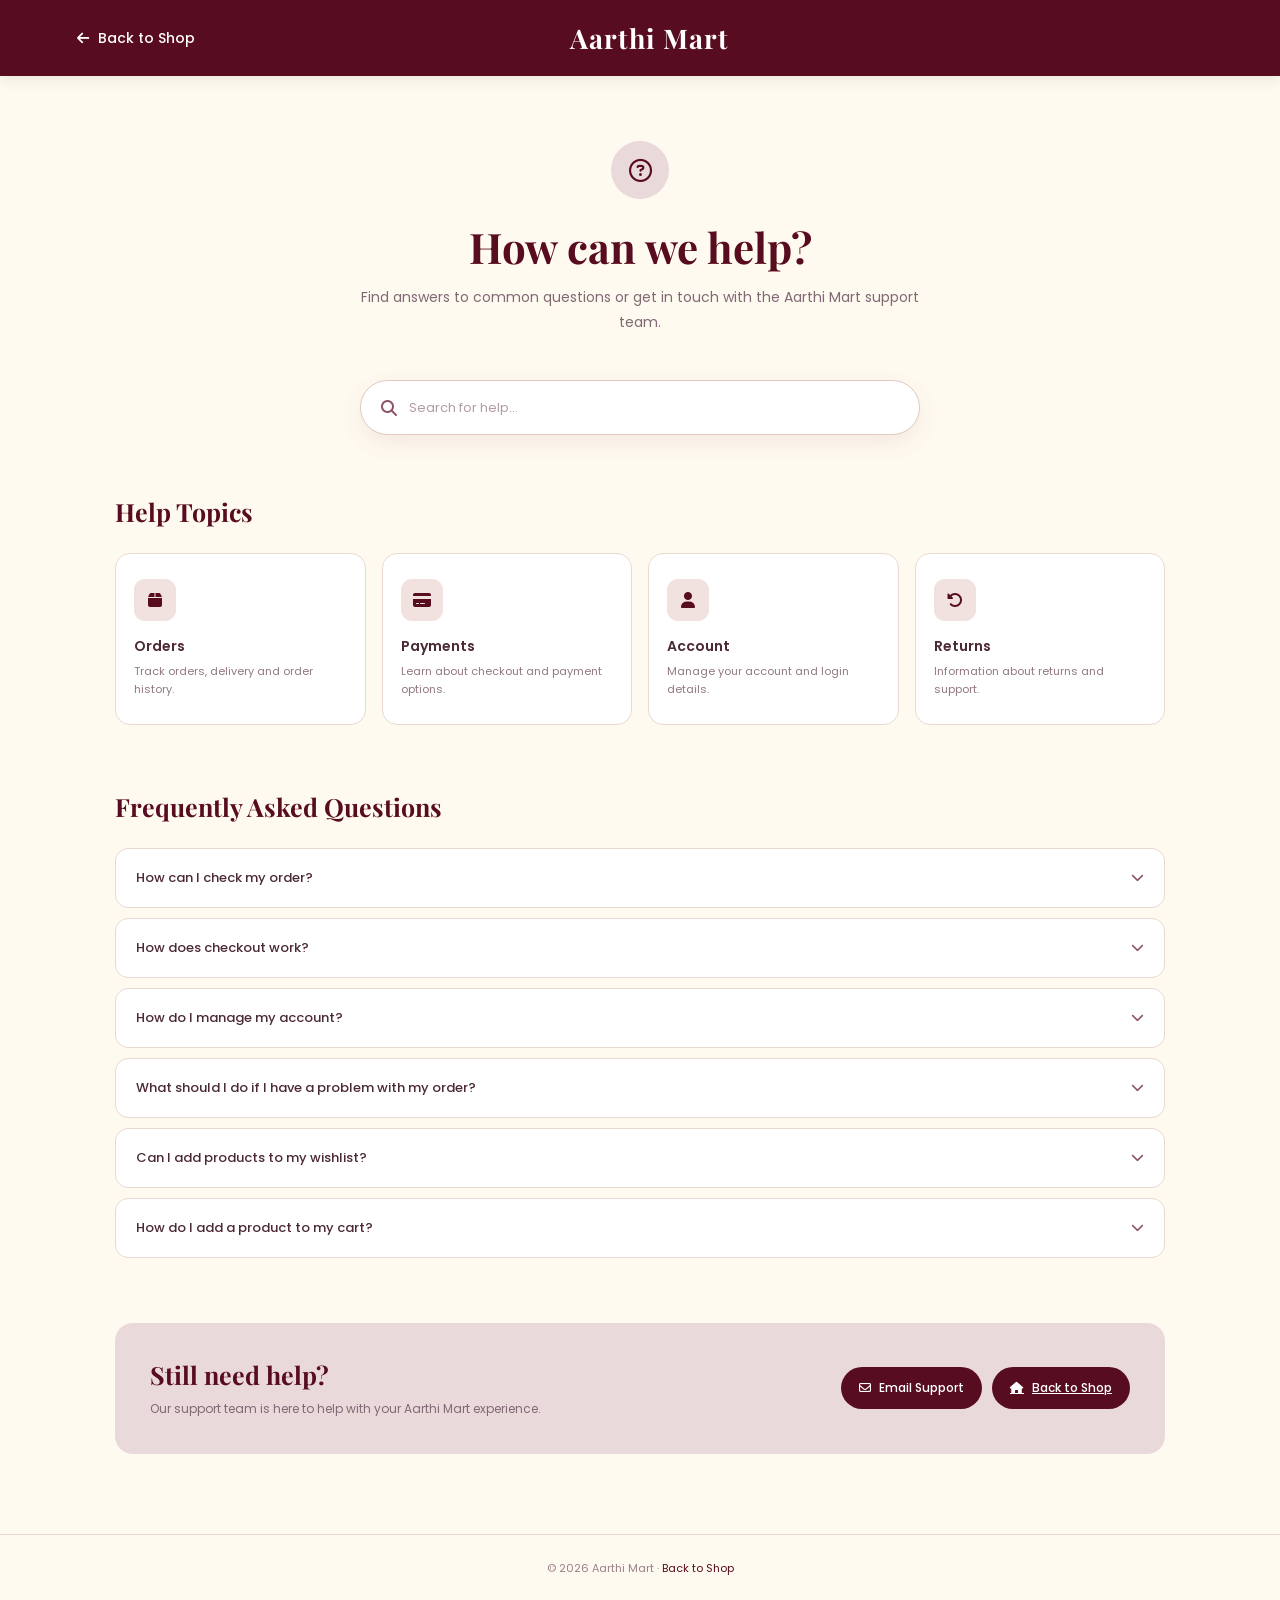
<file: src/main/webapp/help.html>
<!DOCTYPE html>
<html lang="en">
<head>
    <meta charset="UTF-8">
    <meta name="viewport" content="width=device-width, initial-scale=1.0">

    <title>Help & Support - Aarthi Mart</title>

    <link rel="preconnect" href="https://fonts.googleapis.com">
    <link rel="preconnect" href="https://fonts.gstatic.com" crossorigin>

    <link href="https://fonts.googleapis.com/css2?family=Playfair+Display:wght@500;600;700&family=Poppins:wght@400;500;600&display=swap" rel="stylesheet">

    <link rel="stylesheet"
          href="https://cdnjs.cloudflare.com/ajax/libs/font-awesome/6.5.2/css/all.min.css">

    <style>
        * {
            margin: 0;
            padding: 0;
            box-sizing: border-box;
        }

        html {
            scroll-behavior: smooth;
        }

        body {
            font-family: "Poppins", sans-serif;
            background: #fffaf0;
            color: #3f1f2d;
            min-height: 100vh;
        }

        header {
            height: 76px;
            background: #580c1f;
            display: flex;
            align-items: center;
            justify-content: space-between;
            padding: 0 6%;
            position: sticky;
            top: 0;
            z-index: 100;
            box-shadow: 0 3px 15px rgba(0, 0, 0, 0.08);
        }

        .back-button {
            text-decoration: none;
            color: white;
            display: flex;
            align-items: center;
            gap: 9px;
            font-size: 14px;
            font-weight: 500;
            transition: 0.2s ease;
        }

        .back-button:hover {
            opacity: 0.75;
        }

        .brand {
            font-family: "Playfair Display", serif;
            font-size: 27px;
            font-weight: 700;
            color: white;
            letter-spacing: 1px;
        }

        .header-spacer {
            width: 100px;
        }

        .hero {
            text-align: center;
            padding: 65px 20px 45px;
        }

        .hero-icon {
            width: 58px;
            height: 58px;
            margin: 0 auto 20px;
            border-radius: 50%;
            background: #ead9da;
            color: #580c1f;
            display: flex;
            align-items: center;
            justify-content: center;
            font-size: 23px;
        }

        .hero h1 {
            font-family: "Playfair Display", serif;
            font-size: 42px;
            color: #580c1f;
            margin-bottom: 10px;
        }

        .hero p {
            max-width: 560px;
            margin: auto;
            color: #806875;
            font-size: 14px;
            line-height: 1.8;
        }

        .help-search {
            max-width: 600px;
            margin: 0 auto 60px;
            padding: 0 20px;
        }

        .search-box {
            height: 55px;
            background: white;
            border: 1px solid #dfc9c2;
            border-radius: 30px;
            display: flex;
            align-items: center;
            padding: 0 20px;
            box-shadow: 0 8px 25px rgba(88, 12, 31, 0.07);
        }

        .search-box i {
            color: #8b5367;
            margin-right: 12px;
        }

        .search-box input {
            width: 100%;
            border: none;
            outline: none;
            font-family: "Poppins", sans-serif;
            font-size: 13px;
            color: #3f1f2d;
            background: transparent;
        }

        .search-box input::placeholder {
            color: #b39ba4;
        }

        main {
            width: min(1050px, 90%);
            margin: auto;
            padding-bottom: 80px;
        }

        .section-heading {
            font-family: "Playfair Display", serif;
            color: #580c1f;
            font-size: 25px;
            margin-bottom: 25px;
        }

        .topics {
            display: grid;
            grid-template-columns: repeat(4, 1fr);
            gap: 16px;
            margin-bottom: 65px;
        }

        .topic-card {
            background: white;
            border: 1px solid #ead9d1;
            border-radius: 15px;
            padding: 25px 18px;
            text-decoration: none;
            color: #4b2936;
            transition: 0.25s ease;
            cursor: pointer;
        }

        .topic-card:hover {
            transform: translateY(-3px);
            border-color: #b98a98;
            box-shadow: 0 10px 25px rgba(88, 12, 31, 0.08);
        }

        .topic-card.active {
            border-color: #580c1f;
            box-shadow: 0 8px 20px rgba(88, 12, 31, 0.12);
        }

        .topic-icon {
            width: 42px;
            height: 42px;
            border-radius: 11px;
            background: #f1e1df;
            color: #580c1f;
            display: flex;
            align-items: center;
            justify-content: center;
            margin-bottom: 15px;
        }

        .topic-card h3 {
            font-size: 14px;
            margin-bottom: 6px;
            font-weight: 600;
        }

        .topic-card p {
            font-size: 11px;
            line-height: 1.6;
            color: #927983;
        }

        .faq-section {
            margin-bottom: 65px;
        }

        .faq {
            background: white;
            border: 1px solid #ead9d1;
            border-radius: 13px;
            margin-bottom: 10px;
            overflow: hidden;
        }

        .faq-question {
            width: 100%;
            border: none;
            background: transparent;
            padding: 19px 20px;
            display: flex;
            align-items: center;
            justify-content: space-between;
            cursor: pointer;
            font-family: "Poppins", sans-serif;
            font-size: 13px;
            font-weight: 500;
            color: #4b2936;
            text-align: left;
        }

        .faq-question i {
            color: #8b5367;
            transition: transform 0.25s ease;
        }

        .faq-answer {
            max-height: 0;
            overflow: hidden;
            transition: max-height 0.3s ease;
        }

        .faq-answer p {
            padding: 0 20px 18px;
            color: #8b747d;
            font-size: 12px;
            line-height: 1.8;
        }

        .faq.open .faq-question i {
            transform: rotate(180deg);
        }

        .no-results {
            display: none;
            text-align: center;
            padding: 30px;
            background: white;
            border: 1px solid #ead9d1;
            border-radius: 13px;
            color: #8b747d;
            font-size: 13px;
        }

        .contact-box {
            background: #ead9da;
            border-radius: 18px;
            padding: 35px;
            display: flex;
            align-items: center;
            justify-content: space-between;
            gap: 30px;
        }

        .contact-text h2 {
            font-family: "Playfair Display", serif;
            color: #580c1f;
            font-size: 25px;
            margin-bottom: 8px;
        }

        .contact-text p {
            color: #806875;
            font-size: 12px;
            line-height: 1.7;
        }

        .contact-options {
            display: flex;
            gap: 10px;
            flex-shrink: 0;
        }

        .contact-button {
            border: none;
            cursor: pointer;
            background: #580c1f;
            color: white;
            border-radius: 25px;
            padding: 12px 18px;
            font-family: "Poppins", sans-serif;
            font-size: 12px;
            font-weight: 500;
            display: flex;
            align-items: center;
            gap: 8px;
            transition: 0.2s ease;
        }

        .contact-button:hover {
            background: #430817;
        }

        footer {
            border-top: 1px solid #ead9d1;
            padding: 25px 20px;
            text-align: center;
            color: #9a7e88;
            font-size: 11px;
        }

        footer a {
            color: #580c1f;
            text-decoration: none;
        }

        .copy-message {
            position: fixed;
            bottom: 25px;
            left: 50%;
            transform: translateX(-50%);
            background: #580c1f;
            color: white;
            padding: 11px 18px;
            border-radius: 25px;
            font-size: 12px;
            opacity: 0;
            pointer-events: none;
            transition: 0.3s ease;
            z-index: 999;
        }

        .copy-message.show {
            opacity: 1;
        }

        @media (max-width: 800px) {

            header {
                padding: 0 20px;
            }

            .header-spacer {
                width: 70px;
            }

            .hero {
                padding-top: 45px;
            }

            .hero h1 {
                font-size: 34px;
            }

            .topics {
                grid-template-columns: repeat(2, 1fr);
            }

            .contact-box {
                flex-direction: column;
                align-items: flex-start;
            }

            .contact-options {
                flex-wrap: wrap;
            }
        }

        @media (max-width: 480px) {

            .brand {
                font-size: 22px;
            }

            .header-spacer {
                width: 50px;
            }

            .hero h1 {
                font-size: 30px;
            }

            .topics {
                grid-template-columns: 1fr;
            }

            .contact-box {
                padding: 25px;
            }

            .contact-options {
                width: 100%;
                flex-direction: column;
            }

            .contact-button {
                justify-content: center;
            }
        }
    </style>
</head>

<body>

<header>

    <a href="index.html" class="back-button">
        <i class="fa-solid fa-arrow-left"></i>
        Back to Shop
    </a>

    <div class="brand">
        Aarthi Mart
    </div>

    <div class="header-spacer"></div>

</header>


<section class="hero">

    <div class="hero-icon">
        <i class="fa-regular fa-circle-question"></i>
    </div>

    <h1>How can we help?</h1>

    <p>
        Find answers to common questions or get in touch with
        the Aarthi Mart support team.
    </p>

</section>


<div class="help-search">

    <div class="search-box">

        <i class="fa-solid fa-magnifying-glass"></i>

        <input
            type="text"
            id="helpSearch"
            placeholder="Search for help..."
            autocomplete="off"
        >

    </div>

</div>


<main>

    <section>

        <h2 class="section-heading">
            Help Topics
        </h2>

        <div class="topics">

            <div class="topic-card" data-topic="orders">

                <div class="topic-icon">
                    <i class="fa-solid fa-box"></i>
                </div>

                <h3>Orders</h3>

                <p>
                    Track orders, delivery and order history.
                </p>

            </div>


            <div class="topic-card" data-topic="payments">

                <div class="topic-icon">
                    <i class="fa-solid fa-credit-card"></i>
                </div>

                <h3>Payments</h3>

                <p>
                    Learn about checkout and payment options.
                </p>

            </div>


            <div class="topic-card" data-topic="account">

                <div class="topic-icon">
                    <i class="fa-solid fa-user"></i>
                </div>

                <h3>Account</h3>

                <p>
                    Manage your account and login details.
                </p>

            </div>


            <div class="topic-card" data-topic="returns">

                <div class="topic-icon">
                    <i class="fa-solid fa-rotate-left"></i>
                </div>

                <h3>Returns</h3>

                <p>
                    Information about returns and support.
                </p>

            </div>

        </div>

    </section>


    <section class="faq-section" id="faqSection">

        <h2 class="section-heading">
            Frequently Asked Questions
        </h2>


        <div class="faq" id="orders">

            <button class="faq-question">

                <span>
                    How can I check my order?
                </span>

                <i class="fa-solid fa-chevron-down"></i>

            </button>

            <div class="faq-answer">

                <p>
                    Open your account and select Order History
                    to view your previous orders and their details.
                </p>

            </div>

        </div>


        <div class="faq" id="payments">

            <button class="faq-question">

                <span>
                    How does checkout work?
                </span>

                <i class="fa-solid fa-chevron-down"></i>

            </button>

            <div class="faq-answer">

                <p>
                    Add the products you want to your cart,
                    proceed to checkout, enter your details,
                    and confirm your order.
                </p>

            </div>

        </div>


        <div class="faq" id="account">

            <button class="faq-question">

                <span>
                    How do I manage my account?
                </span>

                <i class="fa-solid fa-chevron-down"></i>

            </button>

            <div class="faq-answer">

                <p>
                    Use the Account section to view your profile,
                    orders and other account-related options.
                </p>

            </div>

        </div>


        <div class="faq" id="returns">

            <button class="faq-question">

                <span>
                    What should I do if I have a problem with my order?
                </span>

                <i class="fa-solid fa-chevron-down"></i>

            </button>

            <div class="faq-answer">

                <p>
                    If you experience an issue with an order,
                    contact the Aarthi Mart support team using
                    the contact options below.
                </p>

            </div>

        </div>


        <div class="faq">

            <button class="faq-question">

                <span>
                    Can I add products to my wishlist?
                </span>

                <i class="fa-solid fa-chevron-down"></i>

            </button>

            <div class="faq-answer">

                <p>
                    Yes. Use the heart icon on a product to add
                    it to your wishlist. You can manage your
                    saved products from the Wishlist page.
                </p>

            </div>

        </div>


        <div class="faq">

            <button class="faq-question">

                <span>
                    How do I add a product to my cart?
                </span>

                <i class="fa-solid fa-chevron-down"></i>

            </button>

            <div class="faq-answer">

                <p>
                    Open a product and select Add to Cart.
                    You can then view or update the item from
                    your shopping cart.
                </p>

            </div>

        </div>


        <div class="no-results" id="noResults">
            No help articles found. Try another search.
        </div>

    </section>


    <section class="contact-box">

        <div class="contact-text">

            <h2>Still need help?</h2>

            <p>
                Our support team is here to help with your
                Aarthi Mart experience.
            </p>

        </div>


        <div class="contact-options">

            <button class="contact-button" id="emailSupport">

                <i class="fa-regular fa-envelope"></i>
                Email Support

            </button>


            <a href="index.html" class="contact-button">

                <i class="fa-solid fa-house"></i>
                Back to Shop

            </a>

        </div>

    </section>

</main>


<footer>

    <p>
        © 2026 Aarthi Mart ·
        <a href="index.html">Back to Shop</a>
    </p>

</footer>


<div class="copy-message" id="copyMessage">
    Email address copied!
</div>


<script>

    /* ================= FAQ ACCORDION ================= */

    const faqQuestions =
        document.querySelectorAll(".faq-question");

    faqQuestions.forEach(question => {

        question.addEventListener("click", () => {

            const faq = question.parentElement;
            const answer = faq.querySelector(".faq-answer");

            const isOpen =
                faq.classList.contains("open");

            document.querySelectorAll(".faq.open").forEach(openFaq => {

                openFaq.classList.remove("open");

                openFaq.querySelector(".faq-answer").style.maxHeight = null;

            });

            if (!isOpen) {

                faq.classList.add("open");

                answer.style.maxHeight =
                    answer.scrollHeight + "px";

            }

        });

    });


    /* ================= SEARCH ================= */

    const searchInput =
        document.getElementById("helpSearch");

    const faqs =
        document.querySelectorAll(".faq");

    const noResults =
        document.getElementById("noResults");

    searchInput.addEventListener("input", () => {

        const searchText =
            searchInput.value.toLowerCase().trim();

        let found = false;

        faqs.forEach(faq => {

            const text =
                faq.textContent.toLowerCase();

            if (text.includes(searchText)) {

                faq.style.display = "block";
                found = true;

            } else {

                faq.style.display = "none";

                faq.classList.remove("open");

                faq.querySelector(".faq-answer").style.maxHeight = null;

            }

        });

        if (searchText !== "" && !found) {

            noResults.style.display = "block";

        } else {

            noResults.style.display = "none";

        }

    });


    /* ================= TOPIC BUTTONS ================= */

    const topicCards =
        document.querySelectorAll(".topic-card");

    topicCards.forEach(card => {

        card.addEventListener("click", () => {

            const topic =
                card.dataset.topic;

            searchInput.value = "";

            noResults.style.display = "none";

            faqs.forEach(faq => {

                faq.style.display = "block";

                faq.classList.remove("open");

                faq.querySelector(".faq-answer").style.maxHeight = null;

            });

            topicCards.forEach(otherCard => {
                otherCard.classList.remove("active");
            });

            card.classList.add("active");

            const selectedFaq =
                document.getElementById(topic);

            if (selectedFaq) {

                selectedFaq.scrollIntoView({
                    behavior: "smooth",
                    block: "center"
                });

                setTimeout(() => {

                    const answer =
                        selectedFaq.querySelector(".faq-answer");

                    selectedFaq.classList.add("open");

                    answer.style.maxHeight =
                        answer.scrollHeight + "px";

                }, 400);

            }

        });

    });


    /* ================= EMAIL SUPPORT ================= */

    const emailSupport =
        document.getElementById("emailSupport");

    const copyMessage =
        document.getElementById("copyMessage");

    emailSupport.addEventListener("click", async () => {

        const email =
            "support@aarthimart.com";

        try {

            await navigator.clipboard.writeText(email);

        } catch (error) {

            const temporaryInput =
                document.createElement("input");

            temporaryInput.value = email;

            document.body.appendChild(temporaryInput);

            temporaryInput.select();

            document.execCommand("copy");

            temporaryInput.remove();

        }

        copyMessage.classList.add("show");

        setTimeout(() => {

            copyMessage.classList.remove("show");

        }, 2000);

    });

</script>

</body>
</html>
</file>
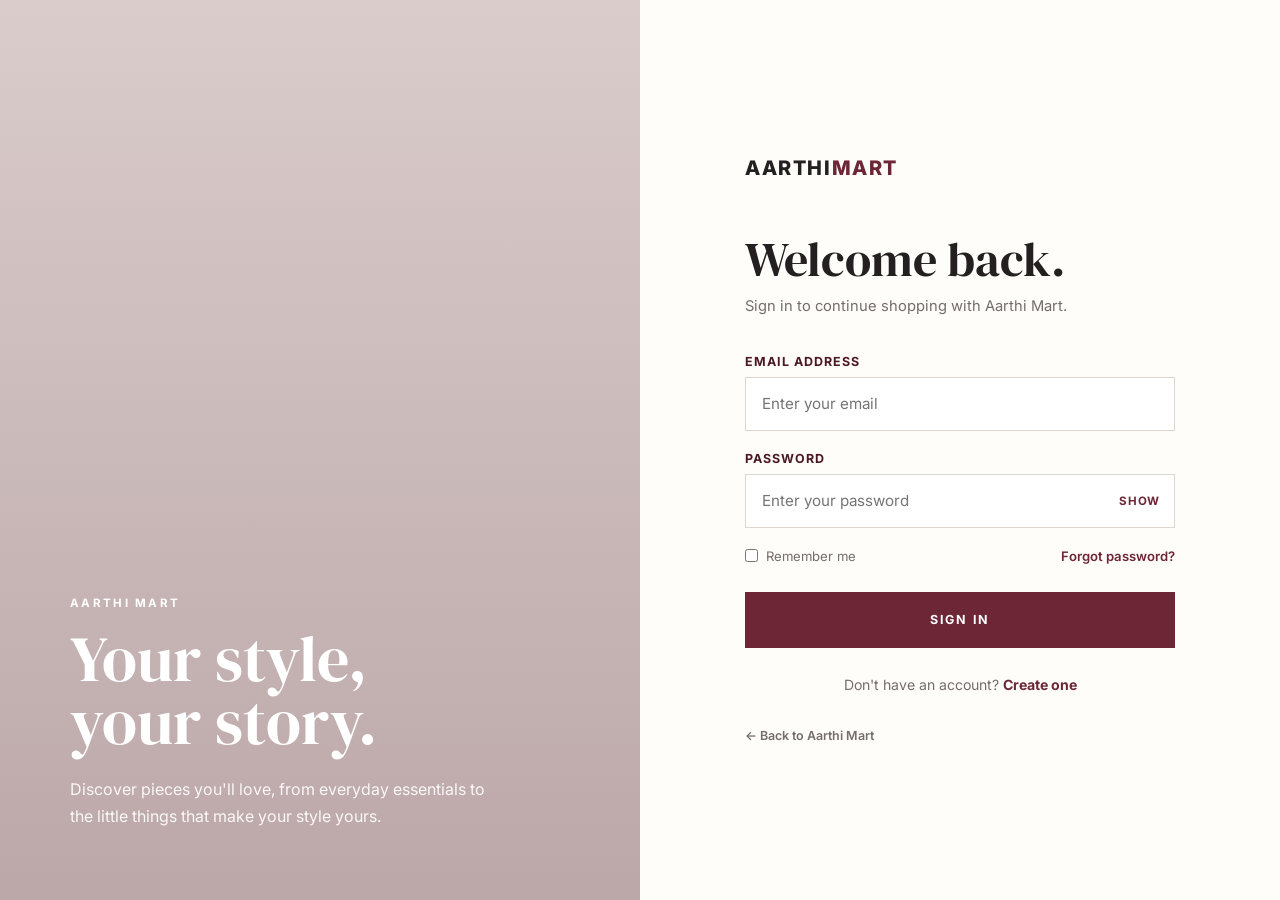
<file: src/main/webapp/login.html>
<!DOCTYPE html>
<html lang="en">

<head>
    <meta charset="UTF-8">
    <meta name="viewport" content="width=device-width, initial-scale=1.0">

    <title>Aarthi Mart - Login</title>

    <link
        href="https://fonts.googleapis.com/css2?family=DM+Serif+Display&family=Inter:wght@400;500;600;700&display=swap"
        rel="stylesheet">

    <style>

        * {
            box-sizing: border-box;
            margin: 0;
            padding: 0;
        }

        body {
            min-height: 100vh;
            font-family: "Inter", sans-serif;
            background: #f8f4ef;
            color: #241f20;
        }

        .page {
            min-height: 100vh;
            display: grid;
            grid-template-columns: 1fr 1fr;
        }

        /* =========================
           LEFT SIDE
        ========================= */

        .visual-side {
            position: relative;
            min-height: 100vh;
            background:
                linear-gradient(
                    rgba(77, 24, 37, 0.18),
                    rgba(77, 24, 37, 0.35)
                ),
                url("https://images.unsplash.com/photo-1483985988355-763728e1935b?auto=format&fit=crop&w=1200&q=85")
                center / cover no-repeat;

            display: flex;
            align-items: flex-end;
            padding: 70px;
        }

        .visual-content {
            color: white;
            max-width: 480px;
        }

        .visual-label {
            font-size: 0.72rem;
            font-weight: 700;
            letter-spacing: 0.2em;
            text-transform: uppercase;
            margin-bottom: 18px;
        }

        .visual-content h1 {
            font-family: "DM Serif Display", serif;
            font-size: clamp(3rem, 5vw, 5rem);
            line-height: 0.98;
            font-weight: 400;
            margin-bottom: 22px;
        }

        .visual-content p {
            font-size: 1rem;
            line-height: 1.7;
            max-width: 420px;
            opacity: 0.92;
        }

        /* =========================
           RIGHT SIDE
        ========================= */

        .login-side {
            display: flex;
            align-items: center;
            justify-content: center;
            padding: 50px;
            background: #fffdf9;
        }

        .login-box {
            width: 100%;
            max-width: 430px;
        }

        .logo {
            display: inline-block;
            text-decoration: none;
            color: #241f20;

            font-size: 1.25rem;
            font-weight: 800;
            letter-spacing: 0.08em;

            margin-bottom: 55px;
        }

        .logo span {
            color: #6d2636;
        }

        .login-heading {
            margin-bottom: 35px;
        }

        .login-heading h2 {
            font-family: "DM Serif Display", serif;
            font-size: 3rem;
            font-weight: 400;
            line-height: 1;
            margin-bottom: 12px;
            color: #241f20;
        }

        .login-heading p {
            color: #756d6d;
            font-size: 0.92rem;
            line-height: 1.6;
        }

        /* =========================
           FORM
        ========================= */

        .form-group {
            margin-bottom: 20px;
        }

        .form-group label {
            display: block;
            margin-bottom: 8px;

            font-size: 0.78rem;
            font-weight: 700;
            letter-spacing: 0.08em;
            text-transform: uppercase;

            color: #4d1825;
        }

        .form-group input {
            width: 100%;
            height: 54px;

            padding: 0 16px;

            border: 1px solid #ded6d0;
            background: #fff;

            color: #241f20;
            font-family: inherit;
            font-size: 0.95rem;

            outline: none;

            transition:
                border-color 0.2s ease,
                box-shadow 0.2s ease;
        }

        .form-group input:focus {
            border-color: #6d2636;

            box-shadow:
                0 0 0 3px rgba(109, 38, 54, 0.08);
        }

        .password-row {
            position: relative;
        }

        .password-row input {
            padding-right: 85px;
        }

        .show-password {
            position: absolute;
            right: 15px;
            top: 50%;

            transform: translateY(-50%);

            border: none;
            background: transparent;

            color: #6d2636;

            font-family: inherit;
            font-size: 0.72rem;
            font-weight: 700;

            letter-spacing: 0.06em;
            text-transform: uppercase;

            cursor: pointer;
        }

        /* =========================
           EXTRA ROW
        ========================= */

        .form-options {
            display: flex;
            justify-content: space-between;
            align-items: center;

            margin: 5px 0 28px;
        }

        .remember {
            display: flex;
            align-items: center;
            gap: 8px;

            font-size: 0.82rem;
            color: #756d6d;

            cursor: pointer;
        }

        .remember input {
            accent-color: #6d2636;
        }

        .forgot-link {
            color: #6d2636;
            text-decoration: none;

            font-size: 0.82rem;
            font-weight: 600;
        }

        .forgot-link:hover {
            text-decoration: underline;
        }

        /* =========================
           LOGIN BUTTON
        ========================= */

        .login-button {
            width: 100%;
            height: 56px;

            border: none;

            background: #6d2636;
            color: white;

            font-family: inherit;
            font-size: 0.78rem;
            font-weight: 700;

            letter-spacing: 0.14em;
            text-transform: uppercase;

            cursor: pointer;

            transition:
                background 0.25s ease,
                transform 0.2s ease;
        }

        .login-button:hover {
            background: #4d1825;
            transform: translateY(-1px);
        }

        .login-button:active {
            transform: translateY(0);
        }

        /* =========================
           REGISTER
        ========================= */

        .register-text {
            text-align: center;
            margin-top: 28px;

            font-size: 0.88rem;
            color: #756d6d;
        }

        .register-text a {
            color: #6d2636;
            font-weight: 700;
            text-decoration: none;
        }

        .register-text a:hover {
            text-decoration: underline;
        }

        /* =========================
           BACK HOME
        ========================= */

        .back-home {
            display: inline-block;
            margin-top: 35px;

            color: #756d6d;

            font-size: 0.78rem;
            font-weight: 600;

            text-decoration: none;
        }

        .back-home:hover {
            color: #6d2636;
        }

        /* =========================
           RESPONSIVE
        ========================= */

        @media (max-width: 900px) {

            .page {
                grid-template-columns: 1fr;
            }

            .visual-side {
                min-height: 340px;
                padding: 45px;
            }

            .visual-content h1 {
                font-size: 3rem;
            }

            .login-side {
                min-height: auto;
                padding: 55px 30px;
            }
        }

        @media (max-width: 500px) {

            .visual-side {
                min-height: 280px;
                padding: 30px;
            }

            .visual-content h1 {
                font-size: 2.5rem;
            }

            .login-side {
                padding: 40px 22px;
            }

            .logo {
                margin-bottom: 40px;
            }

            .login-heading h2 {
                font-size: 2.5rem;
            }

            .form-options {
                align-items: flex-start;
                gap: 15px;
            }
        }

    </style>
</head>

<body>

    <main class="page">

        <!-- LEFT VISUAL -->

        <section class="visual-side">

            <div class="visual-content">

                <div class="visual-label">
                    Aarthi Mart
                </div>

                <h1>
                    Your style,<br>
                    your story.
                </h1>

                <p>
                    Discover pieces you'll love, from everyday essentials
                    to the little things that make your style yours.
                </p>

            </div>

        </section>


        <!-- LOGIN -->

        <section class="login-side">

            <div class="login-box">

                <a href="index.html" class="logo">
                    AARTHI<span>MART</span>
                </a>


                <div class="login-heading">

                    <h2>
                        Welcome back.
                    </h2>

                    <p>
                        Sign in to continue shopping with Aarthi Mart.
                    </p>

                </div>


                <form id="loginForm">

                    <div class="form-group">

                        <label for="email">
                            Email address
                        </label>

                        <input
                            type="email"
                            id="email"
                            name="email"
                            placeholder="Enter your email"
                            required
                        >

                    </div>


                    <div class="form-group">

                        <label for="password">
                            Password
                        </label>

                        <div class="password-row">

                            <input
                                type="password"
                                id="password"
                                name="password"
                                placeholder="Enter your password"
                                required
                            >

                            <button
                                type="button"
                                class="show-password"
                                id="showPassword">
                                Show
                            </button>

                        </div>

                    </div>


                    <div class="form-options">

                        <label class="remember">

                            <input
                                type="checkbox"
                                id="remember"
                            >

                            Remember me

                        </label>

                        <a href="#" class="forgot-link">
                            Forgot password?
                        </a>

                    </div>


                    <button
                        type="submit"
                        class="login-button">
                        Sign In
                    </button>

                </form>


                <div class="register-text">

                    Don't have an account?
                    <a href="register.html">
                        Create one
                    </a>

                </div>


                <a href="index.html" class="back-home">
                    ← Back to Aarthi Mart
                </a>

            </div>

        </section>

    </main>


    <script>

        /* =========================
           SHOW PASSWORD
        ========================= */

        const passwordInput =
            document.getElementById("password");

        const showPassword =
            document.getElementById("showPassword");

        showPassword.addEventListener("click", () => {

            if (passwordInput.type === "password") {

                passwordInput.type = "text";
                showPassword.textContent = "Hide";

            } else {

                passwordInput.type = "password";
                showPassword.textContent = "Show";

            }

        });


        /* =========================
           LOGIN
        ========================= */

        const loginForm =
            document.getElementById("loginForm");

        loginForm.addEventListener("submit", async (event) => {

            event.preventDefault();

            const email =
                document.getElementById("email").value.trim();

            const password =
                document.getElementById("password").value;

            if (!email || !password) {
                alert("Please enter your email and password.");
                return;
            }

            try {

                const response = await fetch("auth?action=login", {

                    method: "POST",

                    headers: {
                        "Content-Type":
                            "application/x-www-form-urlencoded"
                    },

                    body:
                        `email=${encodeURIComponent(email)}` +
                        `&password=${encodeURIComponent(password)}`

                });

                const result =
                    await response.json();

                if (result.success) {

                    window.location.href = "index.html";

                } else {

                    alert(
                        result.message ||
                        "Invalid email or password."
                    );

                }

            } catch (error) {

                console.error("Login error:", error);

                alert(
                    "Something went wrong while logging in."
                );

            }

        });

    </script>

</body>

</html>
</file>
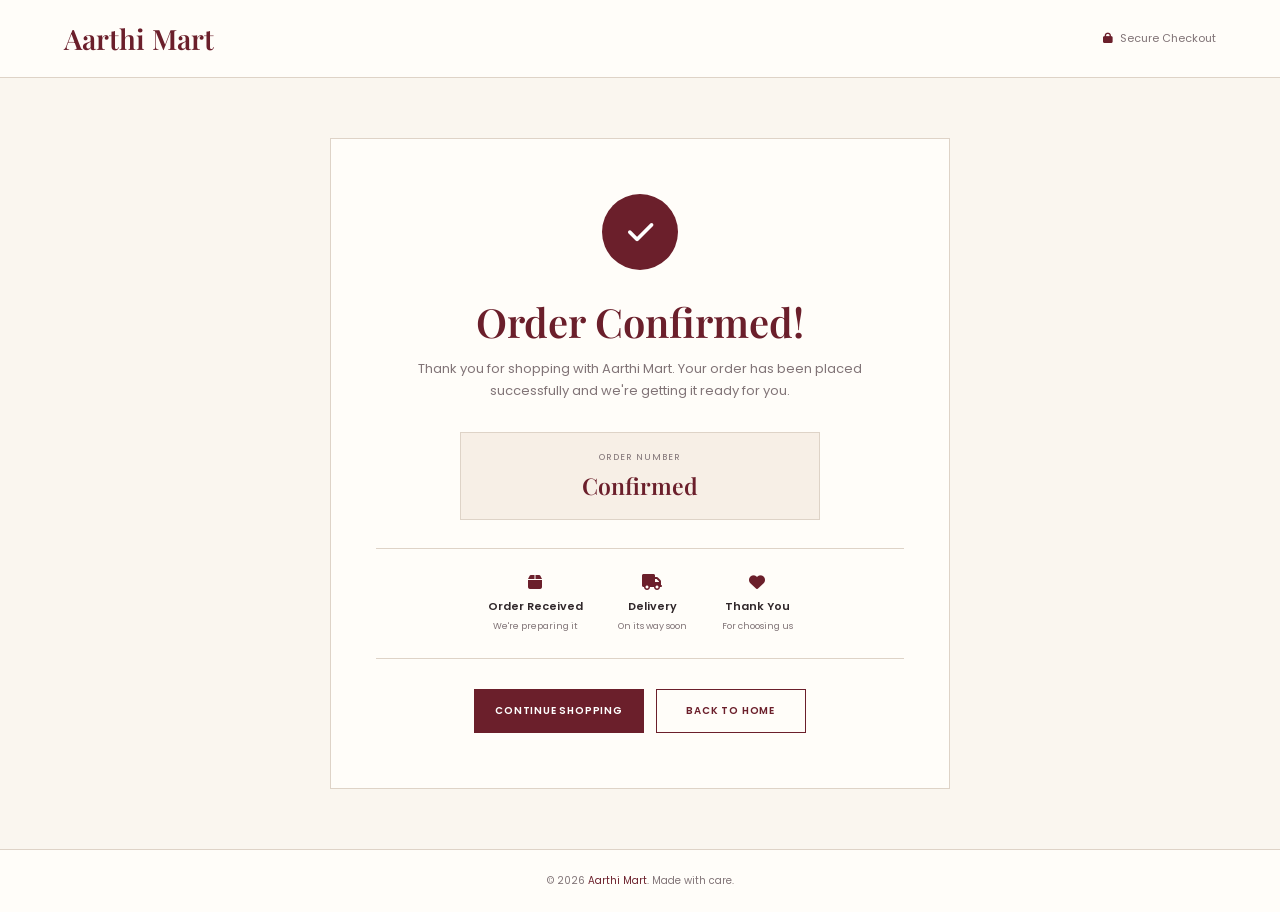
<file: src/main/webapp/order-success.html>
<!DOCTYPE html>
<html lang="en">
<head>
    <meta charset="UTF-8">
    <meta name="viewport" content="width=device-width, initial-scale=1.0">

    <title>Aarthi Mart — Order Confirmed</title>

    <link rel="preconnect" href="https://fonts.googleapis.com">
    <link rel="preconnect" href="https://fonts.gstatic.com" crossorigin>

    <link
        href="https://fonts.googleapis.com/css2?family=Playfair+Display:wght@500;600;700&family=Poppins:wght@300;400;500;600&display=swap"
        rel="stylesheet"
    >

    <link
        rel="stylesheet"
        href="https://cdnjs.cloudflare.com/ajax/libs/font-awesome/6.5.2/css/all.min.css"
    >

    <style>

        * {
            margin: 0;
            padding: 0;
            box-sizing: border-box;
        }

        :root {
            --burgundy: #6b1f2b;
            --burgundy-dark: #4e1520;
            --cream: #faf6ef;
            --cream-light: #fffdf9;
            --beige: #eee4d6;
            --text: #30272a;
            --muted: #817477;
            --border: #ded3c7;
        }

        body {
            min-height: 100vh;
            background: var(--cream);

            font-family: "Poppins", sans-serif;
            color: var(--text);

            display: flex;
            flex-direction: column;
        }

        /* =========================
           HEADER
        ========================= */

        header {
            height: 78px;

            background: var(--cream-light);
            border-bottom: 1px solid var(--border);

            display: flex;
            align-items: center;
            justify-content: space-between;

            padding: 0 5%;
        }

        .brand {
            font-family: "Playfair Display", serif;

            color: var(--burgundy);

            font-size: 28px;
            font-weight: 600;

            text-decoration: none;
        }

        .secure {
            display: flex;
            align-items: center;
            gap: 7px;

            color: var(--muted);
            font-size: 11px;
        }

        .secure i {
            color: var(--burgundy);
        }

        /* =========================
           MAIN
        ========================= */

        main {
            flex: 1;

            display: flex;
            align-items: center;
            justify-content: center;

            padding: 60px 20px;
        }

        .success-card {
            width: 100%;
            max-width: 620px;

            background: var(--cream-light);

            border: 1px solid var(--border);

            text-align: center;

            padding: 55px 45px;
        }

        /* =========================
           ICON
        ========================= */

        .success-icon {
            width: 76px;
            height: 76px;

            margin: 0 auto 25px;

            border-radius: 50%;

            background: var(--burgundy);

            color: white;

            display: flex;
            align-items: center;
            justify-content: center;

            font-size: 29px;
        }

        /* =========================
           TEXT
        ========================= */

        .success-card h1 {
            font-family: "Playfair Display", serif;

            color: var(--burgundy);

            font-size: 40px;
            font-weight: 600;

            margin-bottom: 10px;
        }

        .success-card > p {
            color: var(--muted);

            font-size: 13px;
            line-height: 1.7;

            max-width: 450px;

            margin: 0 auto 30px;
        }

        /* =========================
           ORDER NUMBER
        ========================= */

        .order-number {
            background: #f7efe6;

            border: 1px solid var(--border);

            padding: 18px 20px;

            margin: 0 auto 28px;

            max-width: 360px;
        }

        .order-number-label {
            color: var(--muted);

            font-size: 9px;

            text-transform: uppercase;

            letter-spacing: 1px;

            margin-bottom: 6px;
        }

        .order-number-value {
            color: var(--burgundy);

            font-family: "Playfair Display", serif;

            font-size: 23px;
            font-weight: 600;
        }

        /* =========================
           INFO
        ========================= */

        .success-info {
            display: flex;

            justify-content: center;

            gap: 35px;

            padding: 25px 0;

            border-top: 1px solid var(--border);
            border-bottom: 1px solid var(--border);

            margin-bottom: 30px;
        }

        .info-item {
            display: flex;
            flex-direction: column;

            gap: 5px;
        }

        .info-item i {
            color: var(--burgundy);

            font-size: 16px;

            margin-bottom: 3px;
        }

        .info-item span:first-of-type {
            color: var(--text);

            font-size: 11px;
            font-weight: 600;
        }

        .info-item span:last-of-type {
            color: var(--muted);

            font-size: 9px;
        }

        /* =========================
           BUTTONS
        ========================= */

        .actions {
            display: flex;

            justify-content: center;

            gap: 12px;
        }

        .btn {
            min-width: 150px;

            padding: 13px 20px;

            border: 1px solid var(--burgundy);

            font-size: 10px;
            font-weight: 600;

            letter-spacing: 0.8px;

            text-transform: uppercase;

            text-decoration: none;

            transition:
                background 0.2s ease,
                color 0.2s ease;
        }

        .btn-primary {
            background: var(--burgundy);
            color: white;
        }

        .btn-primary:hover {
            background: var(--burgundy-dark);
        }

        .btn-secondary {
            background: transparent;
            color: var(--burgundy);
        }

        .btn-secondary:hover {
            background: var(--burgundy);
            color: white;
        }

        /* =========================
           FOOTER
        ========================= */

        footer {
            border-top: 1px solid var(--border);

            background: var(--cream-light);

            text-align: center;

            padding: 23px 20px;

            color: var(--muted);

            font-size: 10px;
        }

        footer span {
            color: var(--burgundy);
        }

        /* =========================
           RESPONSIVE
        ========================= */

        @media (max-width: 600px) {

            header {
                height: 68px;

                padding: 0 20px;
            }

            .brand {
                font-size: 23px;
            }

            .secure {
                font-size: 9px;
            }

            main {
                padding: 35px 16px;
            }

            .success-card {
                padding: 40px 22px;
            }

            .success-card h1 {
                font-size: 32px;
            }

            .success-info {
                gap: 18px;
            }

            .actions {
                flex-direction: column;
            }

            .btn {
                width: 100%;
            }

        }

    </style>
</head>

<body>


    <!-- HEADER -->

    <header>

        <a
            href="index.html"
            class="brand"
        >
            Aarthi Mart
        </a>


        <div class="secure">

            <i class="fa-solid fa-lock"></i>

            Secure Checkout

        </div>

    </header>



    <!-- MAIN -->

    <main>

        <div class="success-card">


            <!-- SUCCESS ICON -->

            <div class="success-icon">

                <i class="fa-solid fa-check"></i>

            </div>


            <!-- TITLE -->

            <h1>
                Order Confirmed!
            </h1>


            <p>
                Thank you for shopping with Aarthi Mart.
                Your order has been placed successfully
                and we're getting it ready for you.
            </p>



            <!-- ORDER NUMBER -->

            <div class="order-number">

                <div class="order-number-label">
                    Order Number
                </div>

                <div
                    class="order-number-value"
                    id="orderId"
                >
                    —
                </div>

            </div>



            <!-- INFO -->

            <div class="success-info">


                <div class="info-item">

                    <i class="fa-solid fa-box"></i>

                    <span>
                        Order Received
                    </span>

                    <span>
                        We're preparing it
                    </span>

                </div>



                <div class="info-item">

                    <i class="fa-solid fa-truck"></i>

                    <span>
                        Delivery
                    </span>

                    <span>
                        On its way soon
                    </span>

                </div>



                <div class="info-item">

                    <i class="fa-solid fa-heart"></i>

                    <span>
                        Thank You
                    </span>

                    <span>
                        For choosing us
                    </span>

                </div>

            </div>



            <!-- BUTTONS -->

            <div class="actions">

                <a
                    href="index.html"
                    class="btn btn-primary"
                >
                    Continue Shopping
                </a>


                <a
                    href="index.html"
                    class="btn btn-secondary"
                >
                    Back to Home
                </a>

            </div>

        </div>

    </main>



    <!-- FOOTER -->

    <footer>

        © 2026
        <span>Aarthi Mart</span>.
        Made with care.

    </footer>



    <!-- JAVASCRIPT -->

    <script>

        document.addEventListener(
            "DOMContentLoaded",
            () => {

                const orderIdElement =
                    document.getElementById(
                        "orderId"
                    );


                const orderId =
                    sessionStorage.getItem(
                        "aarthiMartOrderId"
                    );


                if (orderId) {

                    orderIdElement.textContent =
                        "#" + orderId;

                } else {

                    orderIdElement.textContent =
                        "Confirmed";

                }

            }
        );

    </script>

</body>
</html>
</file>
